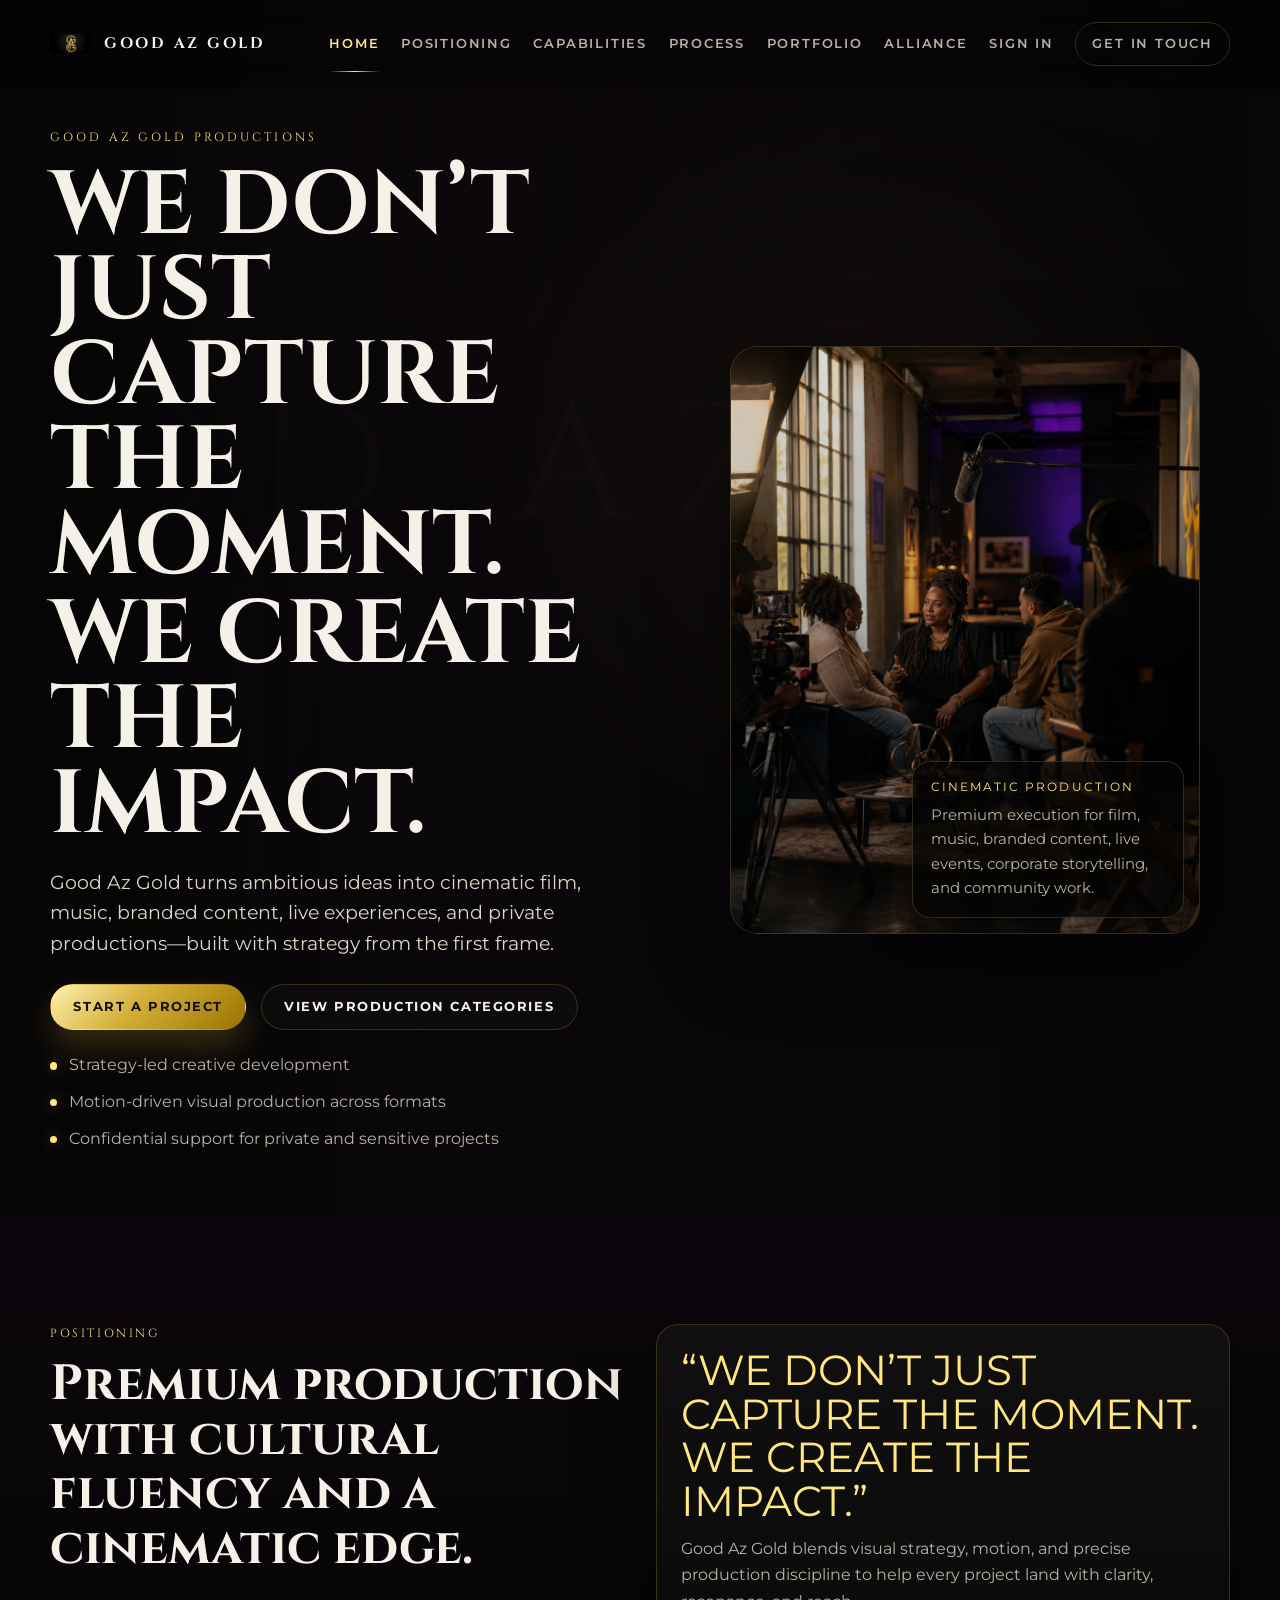
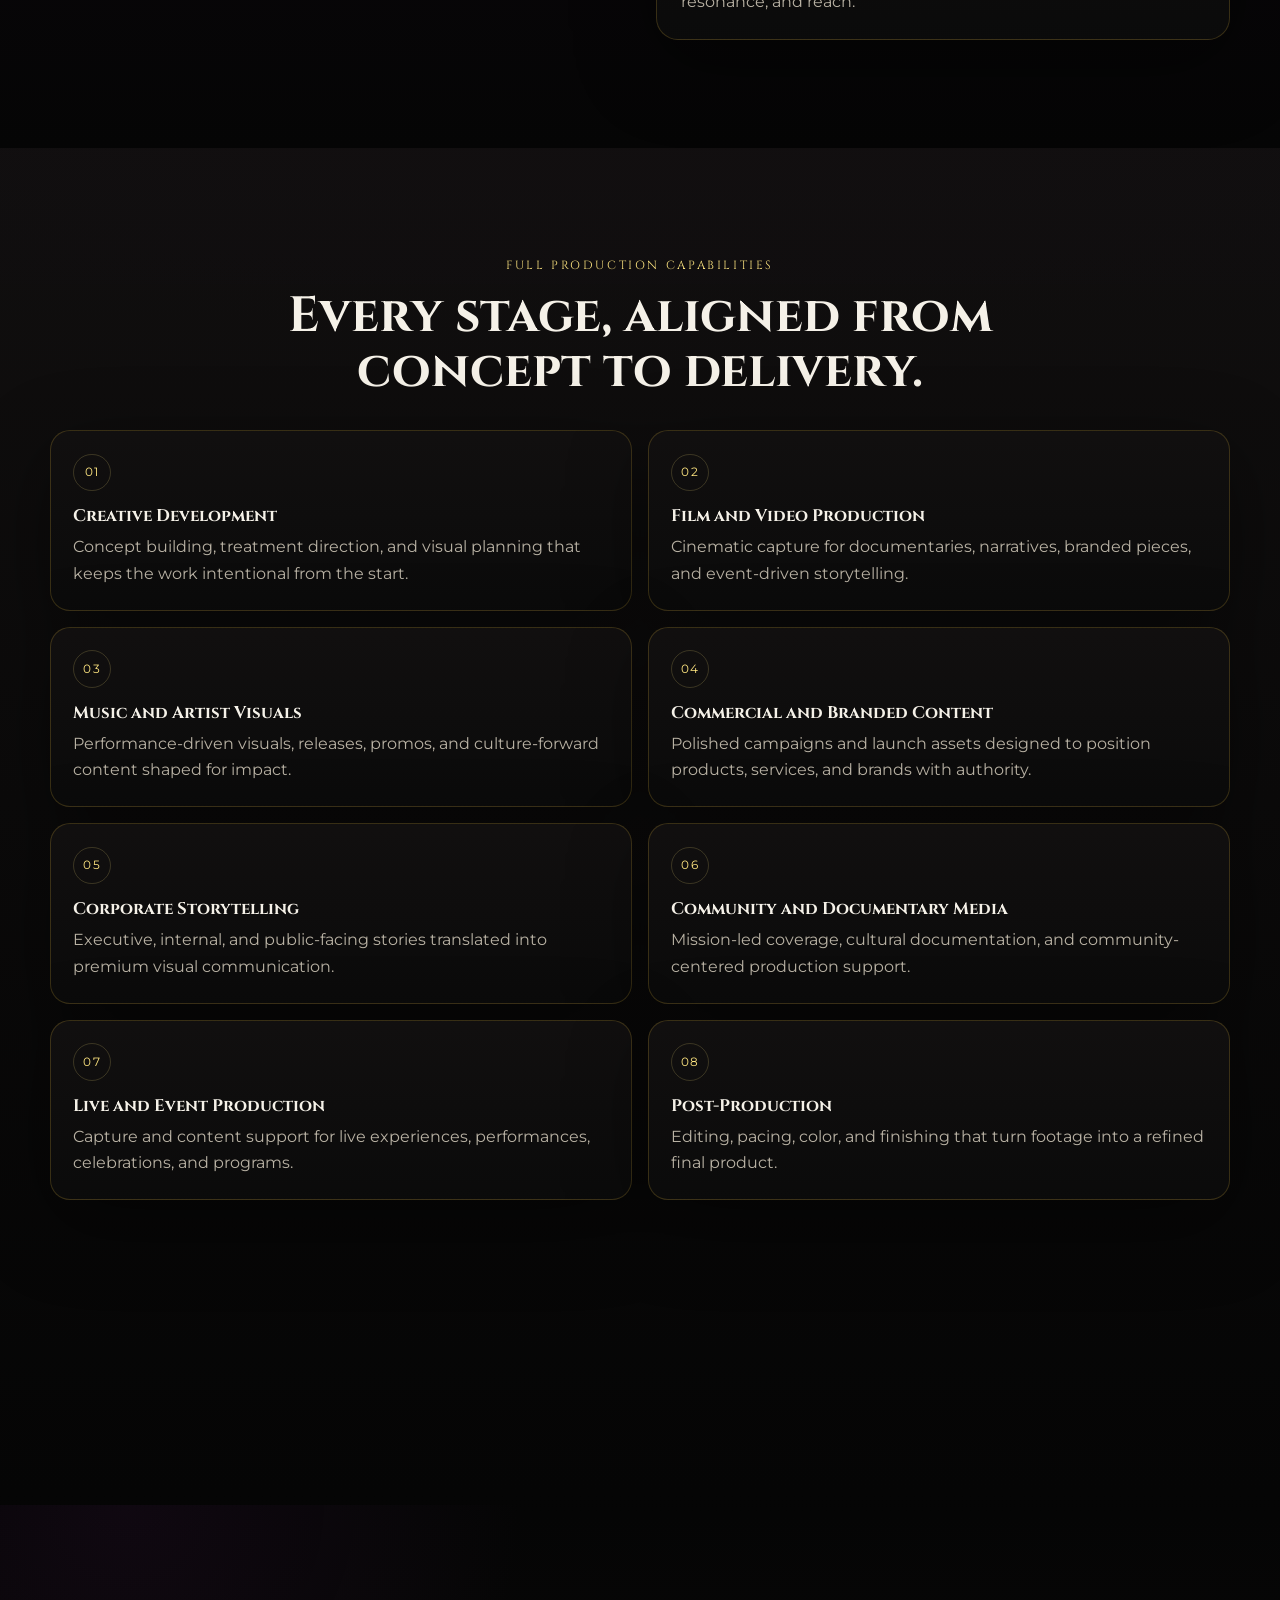
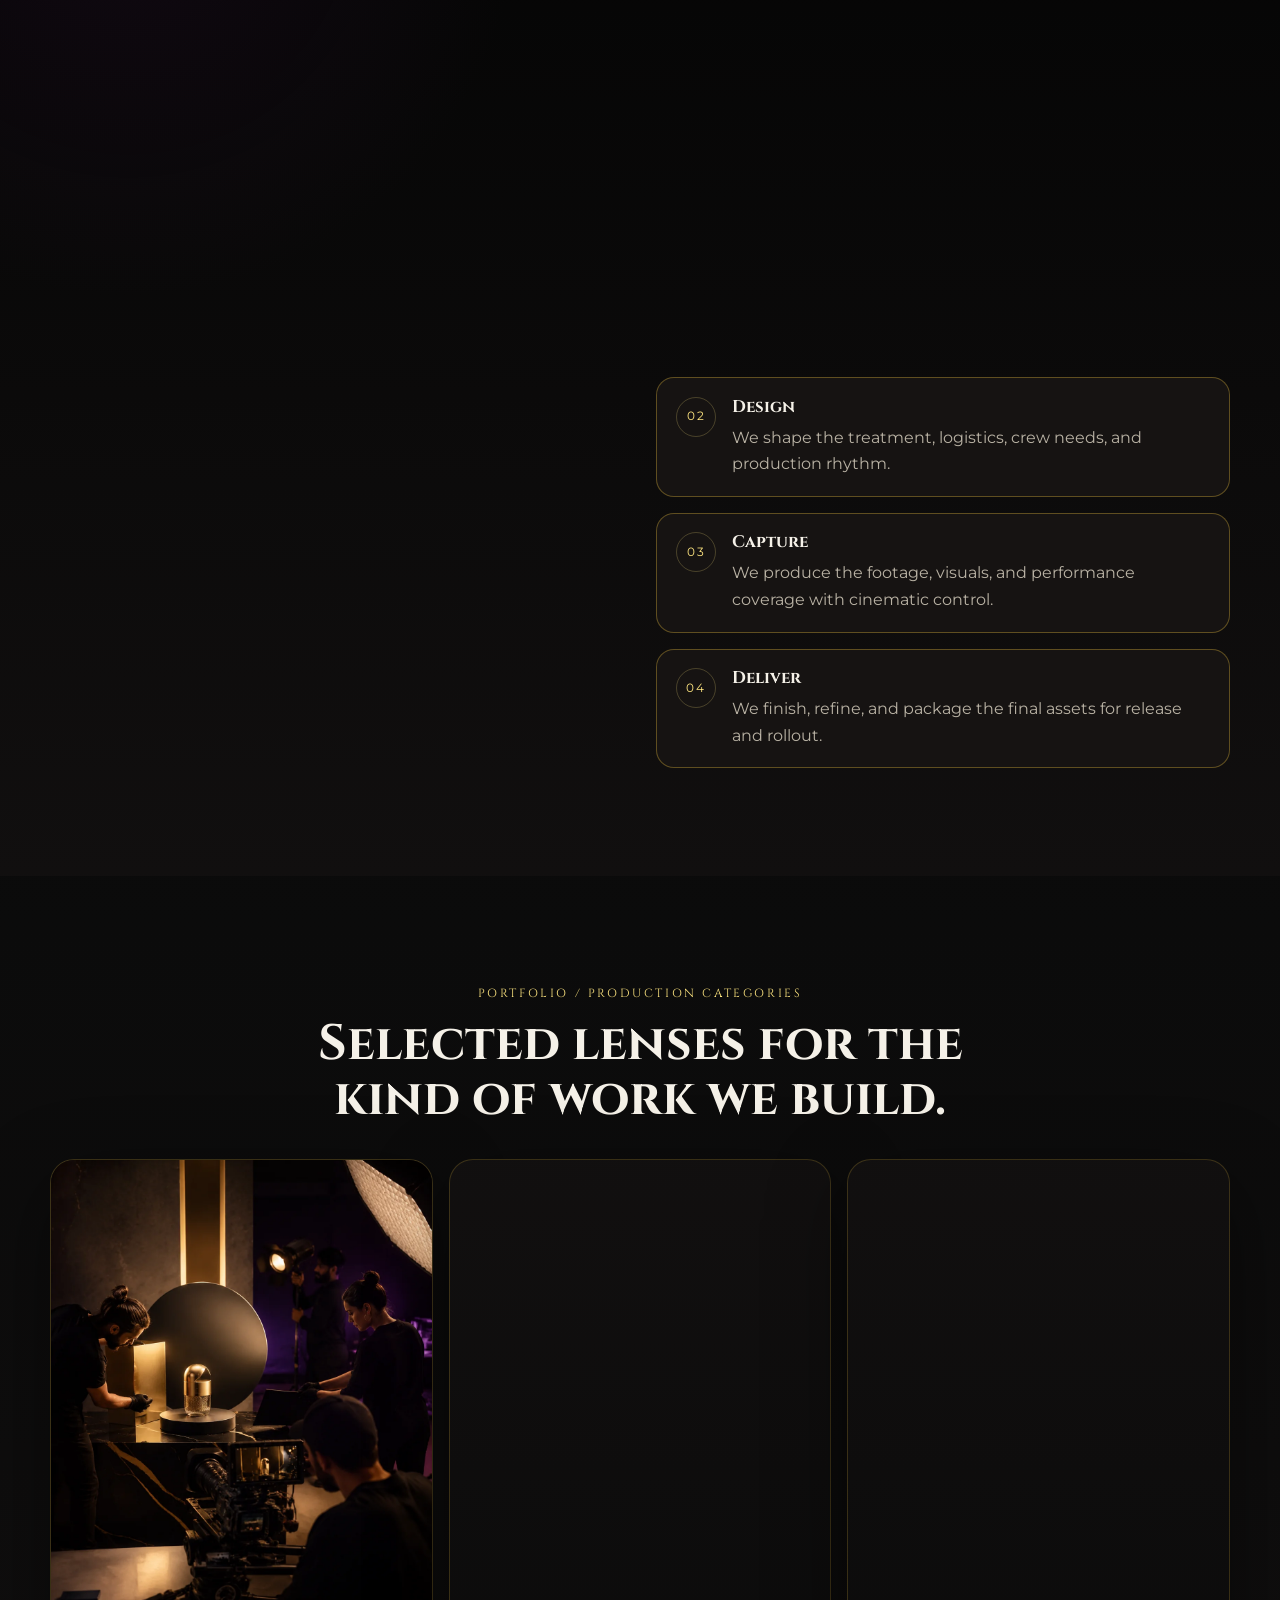
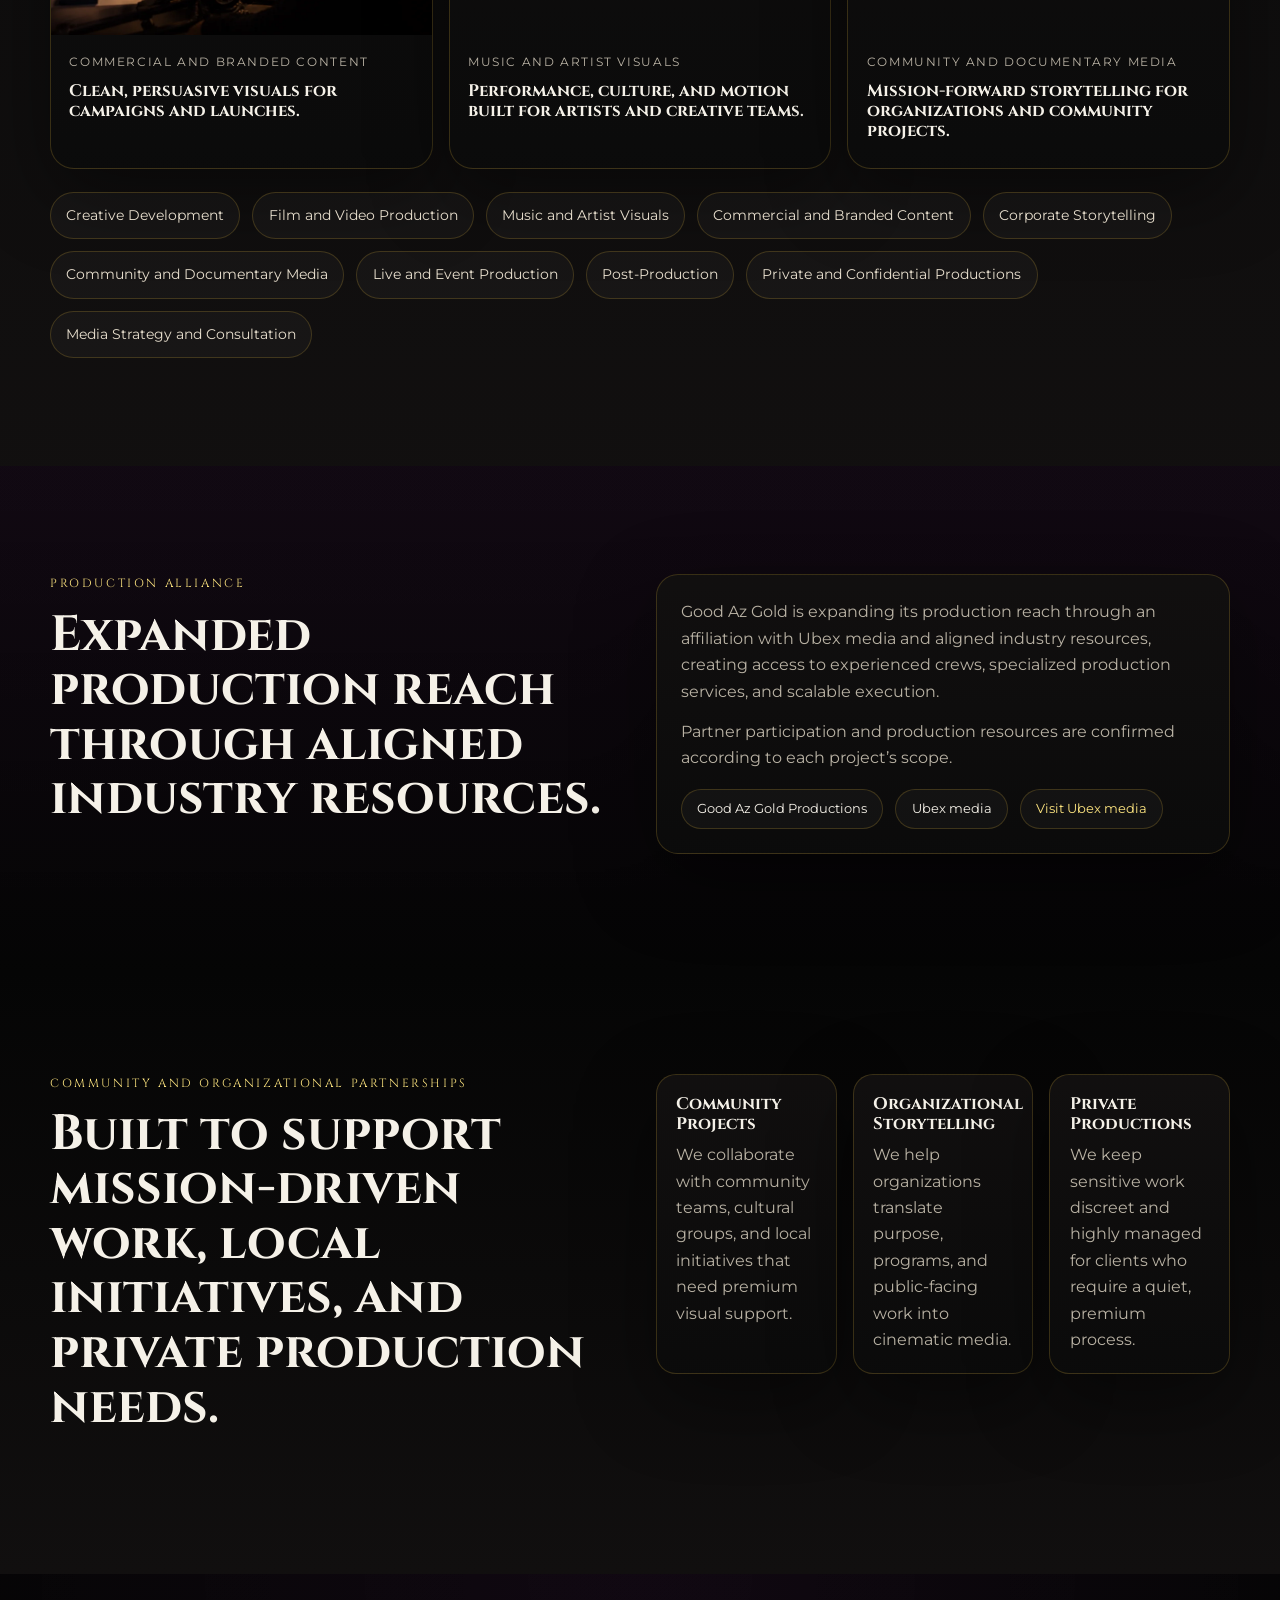
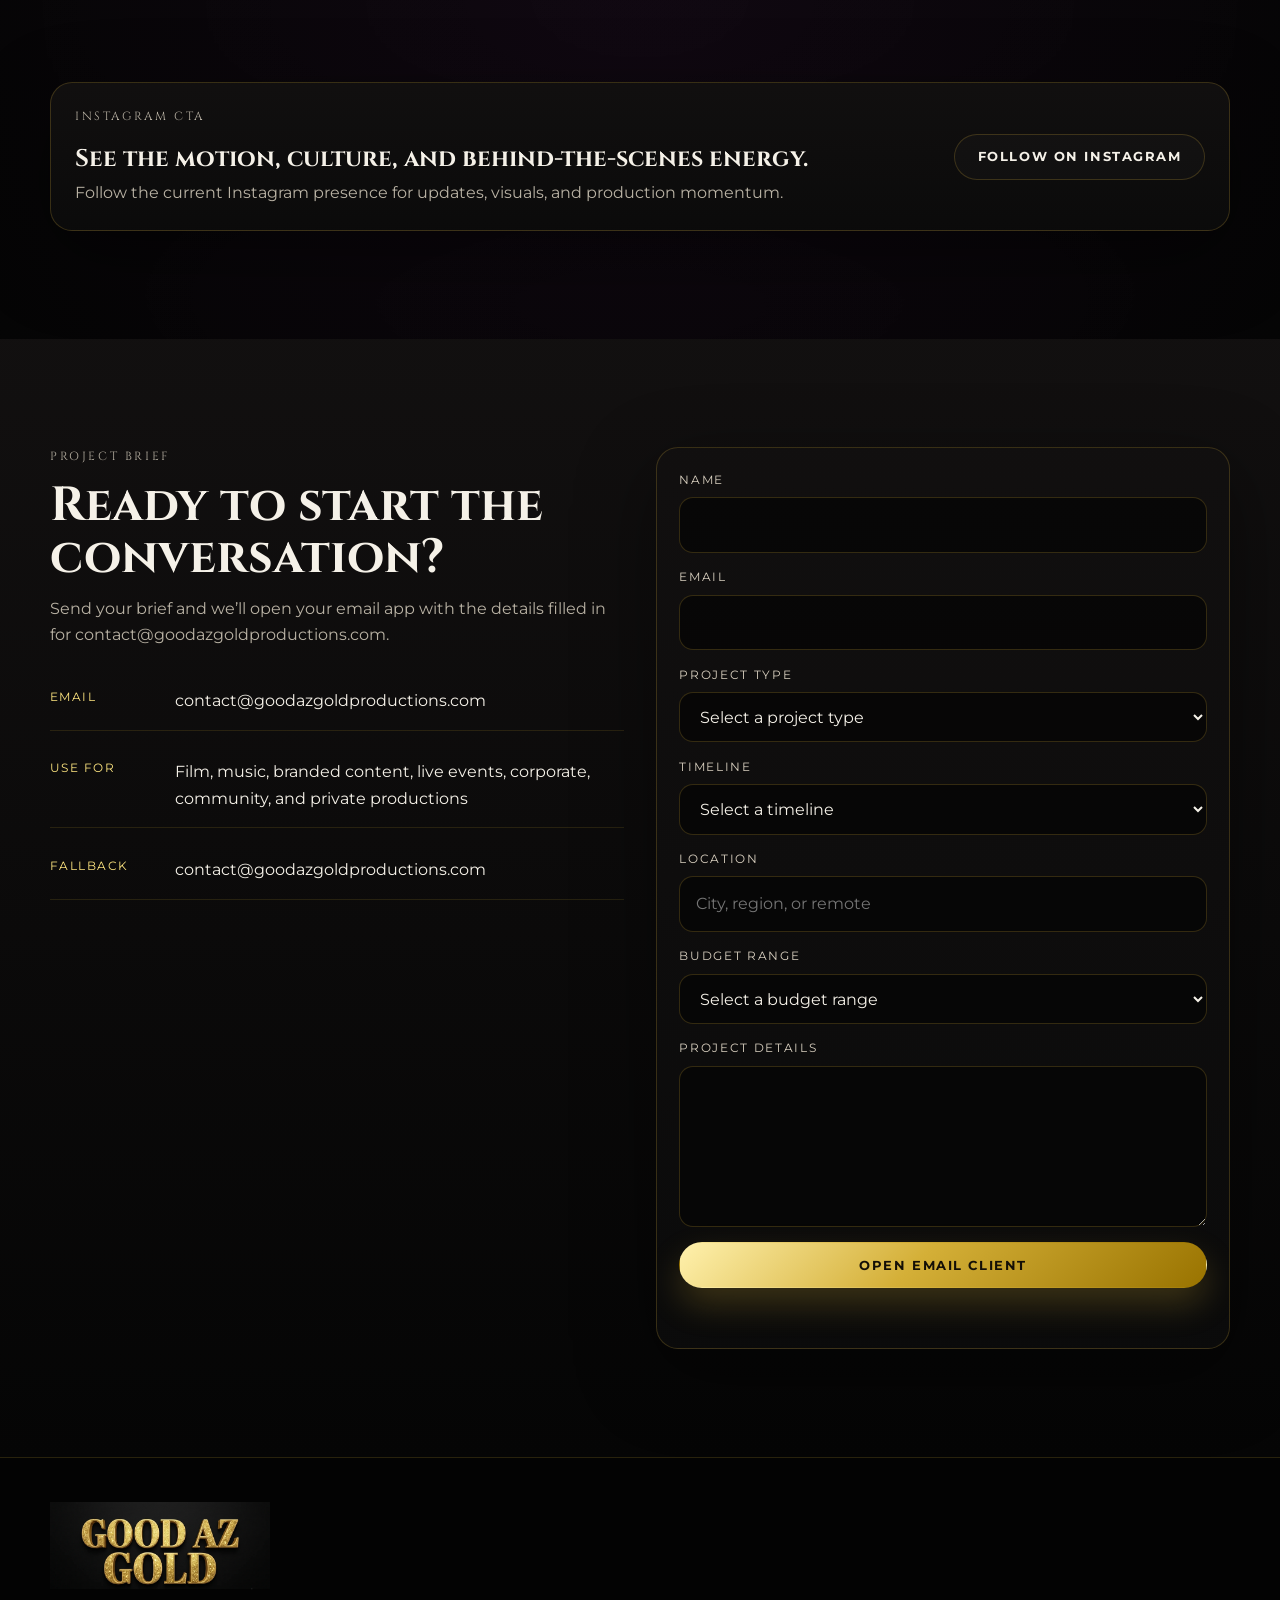
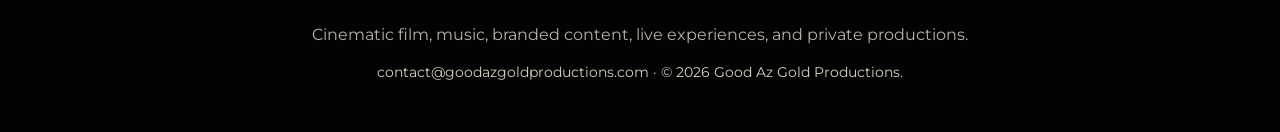
<file: index.html>
<!DOCTYPE html>
<html lang="en">
<head>
<meta charset="UTF-8">
<meta name="viewport" content="width=device-width, initial-scale=1.0">
<title>Good Az Gold Productions — Cinematic Film, Music &amp; Branded Content</title>
<meta name="description" content="Good Az Gold Productions creates cinematic film, music, branded content, live experiences, and private productions with strategy from the first frame.">
<meta property="og:title" content="Good Az Gold Productions">
<meta property="og:description" content="Cinematic film, music, branded content, live experiences, and private productions built with strategy from the first frame.">
<meta property="og:type" content="website">
<meta property="og:image" content="assets/social/gag-og-card.png">
<meta property="og:image:alt" content="Good Az Gold Productions social card">
<meta property="og:site_name" content="Good Az Gold Productions">
<meta name="twitter:card" content="summary_large_image">
<meta name="twitter:title" content="Good Az Gold Productions">
<meta name="twitter:description" content="Cinematic film, music, branded content, live experiences, and private productions built with strategy from the first frame.">
<meta name="twitter:image" content="assets/social/gag-og-card.png">
<meta name="twitter:image:alt" content="Good Az Gold Productions social card">
<link rel="preconnect" href="https://fonts.googleapis.com">
<link rel="preconnect" href="https://fonts.gstatic.com" crossorigin>
<link href="https://fonts.googleapis.com/css2?family=Cinzel:wght@600;700;900&family=Montserrat:wght@300;400;500;600;700&display=swap" rel="stylesheet">
<link rel="preload" as="image" href="assets/images/hero-production-set.webp">
<link rel="icon" type="image/png" href="assets/logo/symbol/gsa_logo.png">
<link rel="stylesheet" href="css/style.css">
</head>
<body>

<div class="bg-noise" aria-hidden="true"></div>
<div class="brand-watermark" aria-hidden="true" data-parallax="0.06">GOOD AZ GOLD</div>

<header class="site-header" id="siteHeader">
  <nav class="nav container" aria-label="Primary">
    <a href="#home" class="logo" aria-label="Good Az Gold Productions home">
      <img src="assets/logo/symbol/gsa_logo.png" alt="Good Az Gold symbol" class="logo-symbol" width="1454" height="720">
      <span class="logo-text">Good Az Gold</span>
    </a>
    <button class="nav-toggle" id="navToggle" aria-label="Toggle navigation" aria-controls="navLinks" aria-expanded="false">
      <span></span><span></span><span></span>
    </button>
    <ul class="nav-links" id="navLinks">
      <li><a href="#home" class="nav-link">Home</a></li>
      <li><a href="#positioning" class="nav-link">Positioning</a></li>
      <li><a href="#capabilities" class="nav-link">Capabilities</a></li>
      <li><a href="#process" class="nav-link">Process</a></li>
      <li><a href="#portfolio" class="nav-link">Portfolio</a></li>
      <li><a href="#alliances" class="nav-link">Alliance</a></li>
      <li><a href="/sign-in" class="nav-link">Sign In</a></li>
      <li><a href="#contact" class="btn-nav">Get In Touch</a></li>
    </ul>
  </nav>
</header>

<main>
  <section id="home" class="hero section-hero">
    <div class="hero-overlay" aria-hidden="true"></div>
    <div class="container hero-grid">
      <div class="hero-copy">
        <p class="eyebrow reveal">Good Az Gold Productions</p>
        <h1 class="hero-title reveal">
          <span class="hero-line">WE DON’T JUST CAPTURE THE MOMENT.</span>
          <span class="hero-line hero-line-accent">WE CREATE THE IMPACT.</span>
        </h1>
        <p class="hero-sub reveal">
          Good Az Gold turns ambitious ideas into cinematic film, music, branded content, live experiences, and private productions—built with strategy from the first frame.
        </p>
        <div class="hero-actions reveal">
          <a href="#contact" class="btn btn-primary">Start a Project</a>
          <a href="#portfolio" class="btn btn-ghost">View Production Categories</a>
        </div>
        <ul class="hero-points reveal" aria-label="Core value statements">
          <li>Strategy-led creative development</li>
          <li>Motion-driven visual production across formats</li>
          <li>Confidential support for private and sensitive projects</li>
        </ul>
      </div>

      <div class="hero-media reveal">
        <figure class="media-frame">
          <img
            src="assets/images/hero-production-set.webp"
            alt="Cinematic production set with lights, camera, and crew equipment"
            width="1122"
            height="1402"
            fetchpriority="high"
            decoding="async">
        </figure>
        <div class="hero-panel" data-parallax="0.03">
          <p class="hero-panel-label">Cinematic production</p>
          <p class="hero-panel-copy">Premium execution for film, music, branded content, live events, corporate storytelling, and community work.</p>
        </div>
      </div>
    </div>
  </section>

  <section id="positioning" class="positioning section">
    <div class="container positioning-grid">
      <div class="section-heading reveal">
        <p class="section-tag">Positioning</p>
        <h2>Premium production with cultural fluency and a cinematic edge.</h2>
      </div>
      <div class="statement-card reveal">
        <p class="statement-copy">“WE DON’T JUST CAPTURE THE MOMENT. WE CREATE THE IMPACT.”</p>
        <p class="statement-support">Good Az Gold blends visual strategy, motion, and precise production discipline to help every project land with clarity, resonance, and reach.</p>
      </div>
    </div>
  </section>

  <section id="capabilities" class="capabilities section">
    <div class="container">
      <div class="section-heading center reveal">
        <p class="section-tag">Full Production Capabilities</p>
        <h2>Every stage, aligned from concept to delivery.</h2>
      </div>
      <div class="capability-grid">
        <article class="capability-card reveal"><span>01</span><h3>Creative Development</h3><p>Concept building, treatment direction, and visual planning that keeps the work intentional from the start.</p></article>
        <article class="capability-card reveal"><span>02</span><h3>Film and Video Production</h3><p>Cinematic capture for documentaries, narratives, branded pieces, and event-driven storytelling.</p></article>
        <article class="capability-card reveal"><span>03</span><h3>Music and Artist Visuals</h3><p>Performance-driven visuals, releases, promos, and culture-forward content shaped for impact.</p></article>
        <article class="capability-card reveal"><span>04</span><h3>Commercial and Branded Content</h3><p>Polished campaigns and launch assets designed to position products, services, and brands with authority.</p></article>
        <article class="capability-card reveal"><span>05</span><h3>Corporate Storytelling</h3><p>Executive, internal, and public-facing stories translated into premium visual communication.</p></article>
        <article class="capability-card reveal"><span>06</span><h3>Community and Documentary Media</h3><p>Mission-led coverage, cultural documentation, and community-centered production support.</p></article>
        <article class="capability-card reveal"><span>07</span><h3>Live and Event Production</h3><p>Capture and content support for live experiences, performances, celebrations, and programs.</p></article>
        <article class="capability-card reveal"><span>08</span><h3>Post-Production</h3><p>Editing, pacing, color, and finishing that turn footage into a refined final product.</p></article>
        <article class="capability-card reveal"><span>09</span><h3>Private and Confidential Productions</h3><p>High-touch work for clients and projects that require discretion and premium handling.</p></article>
        <article class="capability-card reveal"><span>10</span><h3>Media Strategy and Consultation</h3><p>Planning support that aligns message, audience, and execution before production begins.</p></article>
      </div>
    </div>
  </section>

  <section id="process" class="process section">
    <div class="container process-grid">
      <div class="process-visual reveal">
        <figure class="process-image">
          <img
            src="assets/images/production-process-wide.webp"
            alt="Wide production scene showing crew, equipment, and set workflow"
            width="1915"
            height="821"
            loading="lazy"
            decoding="async">
        </figure>
      </div>
      <div class="process-copy">
        <div class="section-heading reveal">
          <p class="section-tag">Production Process</p>
          <h2>Clear phases. Strong momentum. No wasted motion.</h2>
        </div>
        <div class="process-steps">
          <article class="process-step reveal" data-step>
            <span class="process-step-number">01</span>
            <div>
              <h3>Discover</h3>
              <p>We define the brief, audience, outcome, and visual direction.</p>
            </div>
          </article>
          <article class="process-step reveal" data-step>
            <span class="process-step-number">02</span>
            <div>
              <h3>Design</h3>
              <p>We shape the treatment, logistics, crew needs, and production rhythm.</p>
            </div>
          </article>
          <article class="process-step reveal" data-step>
            <span class="process-step-number">03</span>
            <div>
              <h3>Capture</h3>
              <p>We produce the footage, visuals, and performance coverage with cinematic control.</p>
            </div>
          </article>
          <article class="process-step reveal" data-step>
            <span class="process-step-number">04</span>
            <div>
              <h3>Deliver</h3>
              <p>We finish, refine, and package the final assets for release and rollout.</p>
            </div>
          </article>
        </div>
      </div>
    </div>
  </section>

  <section id="portfolio" class="portfolio section">
    <div class="container">
      <div class="section-heading center reveal">
        <p class="section-tag">Portfolio / Production Categories</p>
        <h2>Selected lenses for the kind of work we build.</h2>
      </div>
      <div class="portfolio-grid">
        <article class="portfolio-card reveal">
          <figure class="portfolio-media">
            <img src="assets/images/brand-commercial.webp" alt="Commercial production setup for branded content" width="1122" height="1402" loading="lazy" decoding="async">
          </figure>
          <div class="portfolio-copy">
            <p class="portfolio-kicker">Commercial and branded content</p>
            <h3>Clean, persuasive visuals for campaigns and launches.</h3>
          </div>
        </article>
        <article class="portfolio-card reveal">
          <figure class="portfolio-media">
            <img src="assets/images/music-performance.webp" alt="Live music performance captured with stage lighting" width="1122" height="1402" loading="lazy" decoding="async">
          </figure>
          <div class="portfolio-copy">
            <p class="portfolio-kicker">Music and artist visuals</p>
            <h3>Performance, culture, and motion built for artists and creative teams.</h3>
          </div>
        </article>
        <article class="portfolio-card reveal">
          <figure class="portfolio-media">
            <img src="assets/images/community-documentary.webp" alt="Documentary-style community production scene" width="1122" height="1402" loading="lazy" decoding="async">
          </figure>
          <div class="portfolio-copy">
            <p class="portfolio-kicker">Community and documentary media</p>
            <h3>Mission-forward storytelling for organizations and community projects.</h3>
          </div>
        </article>
      </div>
      <ul class="category-cloud reveal" aria-label="Production categories">
        <li>Creative Development</li>
        <li>Film and Video Production</li>
        <li>Music and Artist Visuals</li>
        <li>Commercial and Branded Content</li>
        <li>Corporate Storytelling</li>
        <li>Community and Documentary Media</li>
        <li>Live and Event Production</li>
        <li>Post-Production</li>
        <li>Private and Confidential Productions</li>
        <li>Media Strategy and Consultation</li>
      </ul>
    </div>
  </section>

  <section id="alliances" class="alliances section">
    <div class="container alliance-grid">
      <div class="section-heading reveal">
        <p class="section-tag">Production Alliance</p>
        <h2>Expanded production reach through aligned industry resources.</h2>
      </div>
      <div class="alliance-card reveal">
        <p>Good Az Gold is expanding its production reach through an affiliation with Ubex media and aligned industry resources, creating access to experienced crews, specialized production services, and scalable execution.</p>
        <p class="alliance-note">Partner participation and production resources are confirmed according to each project’s scope.</p>
        <div class="alliance-links">
          <span>Good Az Gold Productions</span>
          <span>Ubex media</span>
          <a href="https://ubexmedia.net/" target="_blank" rel="noopener noreferrer">Visit Ubex media</a>
        </div>
      </div>
    </div>
  </section>

  <section id="partnerships" class="partnerships section">
    <div class="container partnerships-grid">
      <div class="section-heading reveal">
        <p class="section-tag">Community and Organizational Partnerships</p>
        <h2>Built to support mission-driven work, local initiatives, and private production needs.</h2>
      </div>
      <div class="partnership-cards">
        <article class="partnership-card reveal">
          <h3>Community Projects</h3>
          <p>We collaborate with community teams, cultural groups, and local initiatives that need premium visual support.</p>
        </article>
        <article class="partnership-card reveal">
          <h3>Organizational Storytelling</h3>
          <p>We help organizations translate purpose, programs, and public-facing work into cinematic media.</p>
        </article>
        <article class="partnership-card reveal">
          <h3>Private Productions</h3>
          <p>We keep sensitive work discreet and highly managed for clients who require a quiet, premium process.</p>
        </article>
      </div>
    </div>
  </section>

  <section id="social" class="social section">
    <div class="container social-card reveal">
      <div>
        <p class="section-tag">Instagram CTA</p>
        <h2>See the motion, culture, and behind-the-scenes energy.</h2>
        <p>Follow the current Instagram presence for updates, visuals, and production momentum.</p>
      </div>
      <a class="btn btn-ghost social-link" href="https://www.instagram.com/goodasgoldsports/" target="_blank" rel="noopener noreferrer">Follow on Instagram</a>
    </div>
  </section>

  <section id="contact" class="contact section">
    <div class="container contact-grid">
      <div class="contact-copy reveal">
        <p class="section-tag">Project Brief</p>
        <h2>Ready to start the conversation?</h2>
        <p>Send your brief and we’ll open your email app with the details filled in for contact@goodazgoldproductions.com.</p>
        <ul class="contact-list">
          <li><span class="label">Email</span> <a href="mailto:contact@goodazgoldproductions.com">contact@goodazgoldproductions.com</a></li>
          <li><span class="label">Use For</span> Film, music, branded content, live events, corporate, community, and private productions</li>
          <li><span class="label">Fallback</span> <a href="mailto:contact@goodazgoldproductions.com">contact@goodazgoldproductions.com</a></li>
        </ul>
      </div>
      <form class="contact-form reveal" id="contactForm" novalidate>
        <div class="form-row">
          <label for="name">Name</label>
          <input type="text" id="name" name="name" required autocomplete="name">
        </div>
        <div class="form-row">
          <label for="email">Email</label>
          <input type="email" id="email" name="email" required autocomplete="email">
        </div>
        <div class="form-row">
          <label for="projectType">Project Type</label>
          <select id="projectType" name="projectType" required>
            <option value="" selected disabled>Select a project type</option>
            <option>Creative Development</option>
            <option>Film and Video Production</option>
            <option>Music and Artist Visuals</option>
            <option>Commercial and Branded Content</option>
            <option>Corporate Storytelling</option>
            <option>Community and Documentary Media</option>
            <option>Live and Event Production</option>
            <option>Post-Production</option>
            <option>Private and Confidential Productions</option>
            <option>Media Strategy and Consultation</option>
          </select>
        </div>
        <div class="form-row">
          <label for="timeline">Timeline</label>
          <select id="timeline" name="timeline" required>
            <option value="" selected disabled>Select a timeline</option>
            <option>ASAP</option>
            <option>Within 1-3 months</option>
            <option>Within 3-6 months</option>
            <option>Flexible</option>
            <option>Not sure yet</option>
          </select>
        </div>
        <div class="form-row">
          <label for="location">Location</label>
          <input type="text" id="location" name="location" required placeholder="City, region, or remote">
        </div>
        <div class="form-row">
          <label for="budget">Budget Range</label>
          <select id="budget" name="budget" required>
            <option value="" selected disabled>Select a budget range</option>
            <option>Under $5K</option>
            <option>$5K-$15K</option>
            <option>$15K-$50K</option>
            <option>$50K+</option>
            <option>To be discussed</option>
          </select>
        </div>
        <div class="form-row">
          <label for="message">Project Details</label>
          <textarea id="message" name="message" rows="5" required></textarea>
        </div>
        <button type="submit" class="btn btn-primary full">Open Email Client</button>
        <p class="form-note" id="formNote" role="status" aria-live="polite"></p>
      </form>
    </div>
  </section>
</main>

<footer class="site-footer">
  <div class="container footer-inner">
    <a href="#home" class="footer-logo-link" aria-label="Good Az Gold Productions home">
      <img src="assets/logo/symbol/good_az_gold.png" alt="Good Az Gold wordmark" class="footer-wordmark" width="1454" height="720">
    </a>
    <p class="footer-tagline">Cinematic film, music, branded content, live experiences, and private productions.</p>
    <p class="footer-copy"><a href="mailto:contact@goodazgoldproductions.com">contact@goodazgoldproductions.com</a> · &copy; <span id="year"></span> Good Az Gold Productions.</p>
  </div>
</footer>

<script src="js/script.js"></script>
</body>
</html>
</file>
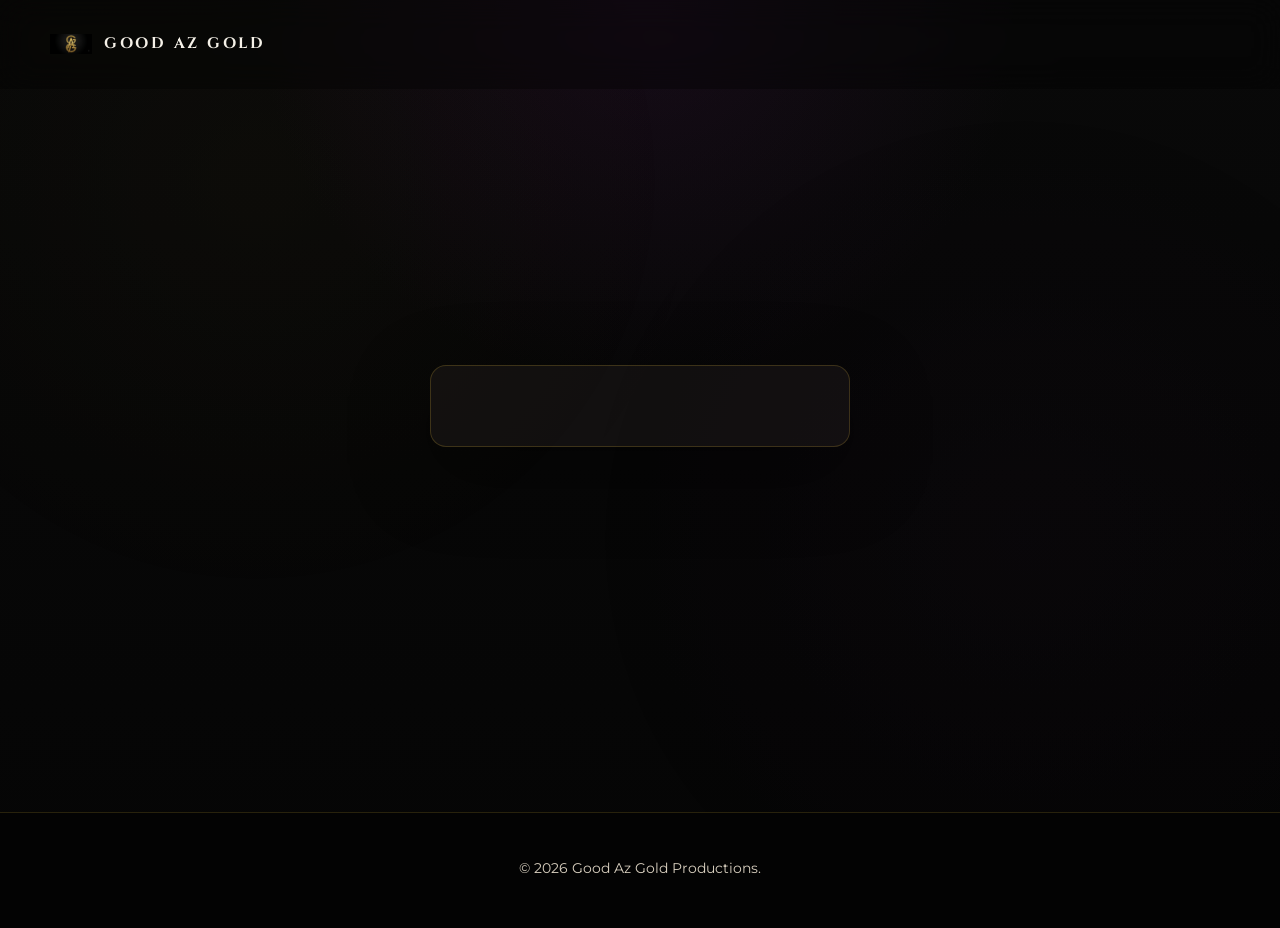
<file: sign-in.html>
<!DOCTYPE html>
<html lang="en">
<head>
<meta charset="UTF-8">
<meta name="viewport" content="width=device-width, initial-scale=1.0">
<title>Sign In — Good Az Gold Productions</title>
<meta name="robots" content="noindex">
<link rel="preconnect" href="https://fonts.googleapis.com">
<link rel="preconnect" href="https://fonts.gstatic.com" crossorigin>
<link href="https://fonts.googleapis.com/css2?family=Cinzel:wght@600;700;900&family=Montserrat:wght@300;400;500;600;700&display=swap" rel="stylesheet">
<link rel="icon" type="image/png" href="assets/logo/symbol/gsa_logo.png">
<link rel="stylesheet" href="css/style.css">
<style>
  .auth-section {
    min-height: calc(100vh - var(--header-h));
    display: flex;
    align-items: center;
    justify-content: center;
    padding: 4rem 0;
  }
  .auth-card {
    width: min(100% - 2rem, 420px);
    margin: 0 auto;
    background: var(--surface);
    border: 1px solid var(--border);
    border-radius: 16px;
    padding: 2.5rem 2rem;
    box-shadow: var(--shadow);
  }
  #sign-in { display: flex; justify-content: center; }
</style>
</head>
<body>

<div class="bg-noise" aria-hidden="true"></div>

<header class="site-header" id="siteHeader">
  <nav class="nav container" aria-label="Primary">
    <a href="/" class="logo" aria-label="Good Az Gold Productions home">
      <img src="assets/logo/symbol/gsa_logo.png" alt="Good Az Gold symbol" class="logo-symbol" width="1454" height="720">
      <span class="logo-text">Good Az Gold</span>
    </a>
  </nav>
</header>

<main>
  <section class="auth-section">
    <div class="auth-card">
      <div id="sign-in"></div>
    </div>
  </section>
</main>

<footer class="site-footer">
  <div class="container footer-inner">
    <p class="footer-copy">&copy; <span id="year"></span> Good Az Gold Productions.</p>
  </div>
</footer>

<script>
  document.getElementById('year').textContent = new Date().getFullYear();
</script>

<!-- Clerk publishable key is public by design and safe to expose client-side. -->
<script
  async
  crossorigin="anonymous"
  data-clerk-publishable-key="pk_live_Y2xlcmsuZ29vZGF6Z29sZHByb2R1Y3Rpb25zLmNvbSQ"
  src="https://clerk.goodazgoldproductions.com/npm/@clerk/clerk-js@latest/dist/clerk.browser.js"
  type="text/javascript"
></script>
<script>
  window.addEventListener('load', async function () {
    await window.Clerk.load();
    if (window.Clerk.user) {
      window.location.href = '/';
      return;
    }
    window.Clerk.mountSignIn(document.getElementById('sign-in'));
  });
</script>
</body>
</html>
</file>
<file: css/style.css>
/* Good Az Gold Productions */
:root {
  --black: #050505;
  --black-2: #0b0b0b;
  --surface: #121010;
  --surface-2: #181513;
  --gold: #d4af37;
  --gold-soft: #ffe680;
  --gold-deep: #997300;
  --purple: #3a1440;
  --purple-soft: rgba(58, 20, 64, 0.55);
  --border: rgba(212, 175, 55, 0.22);
  --border-strong: rgba(212, 175, 55, 0.38);
  --text: #f5f1e8;
  --muted: #b9b2a4;
  --container: 1180px;
  --header-h: 88px;
  --shadow: 0 24px 80px rgba(0, 0, 0, 0.45);
  --ease-out: cubic-bezier(0.2, 0.8, 0.2, 1);
}

*,
*::before,
*::after { box-sizing: border-box; }

html {
  scroll-behavior: smooth;
  background: var(--black);
}

body {
  margin: 0;
  color: var(--text);
  background:
    radial-gradient(circle at top, rgba(58, 20, 64, 0.28), transparent 34%),
    linear-gradient(180deg, #090909 0%, #050505 100%);
  font-family: 'Montserrat', sans-serif;
  line-height: 1.65;
  overflow-x: clip;
  -webkit-font-smoothing: antialiased;
}

body, a, button, input, select, textarea {
  -webkit-tap-highlight-color: transparent;
}

h1, h2, h3, .logo, .brand-watermark, .section-tag, .eyebrow {
  font-family: 'Cinzel', serif;
}

h1, h2, h3, p { margin: 0; }

a {
  color: inherit;
  text-decoration: none;
}

img {
  display: block;
  max-width: 100%;
}

button, input, select, textarea {
  font: inherit;
}

:focus-visible {
  outline: 2px solid var(--gold-soft);
  outline-offset: 3px;
}

.container {
  width: min(100% - 2rem, var(--container));
  margin: 0 auto;
}

.section {
  position: relative;
  padding: 6.75rem 0;
}

.section-heading {
  max-width: 720px;
  margin-bottom: 2rem;
}

.section-heading.center {
  margin-left: auto;
  margin-right: auto;
  text-align: center;
}

.section-heading h2 {
  font-size: clamp(2rem, 4vw, 3.1rem);
  line-height: 1.1;
}

.section-tag {
  margin-bottom: 0.85rem;
  text-transform: uppercase;
  letter-spacing: 0.22em;
  font-size: 0.74rem;
  color: var(--gold-soft);
}

.gold-text-gradient {
  background: linear-gradient(135deg, #fff1ad 0%, #d4af37 42%, #b38f24 72%, #997300 100%);
  -webkit-background-clip: text;
  background-clip: text;
  -webkit-text-fill-color: transparent;
  color: var(--gold);
}

.bg-noise {
  position: fixed;
  inset: 0;
  z-index: 0;
  pointer-events: none;
  opacity: 0.5;
  background-image:
    radial-gradient(circle at 20% 20%, rgba(212, 175, 55, 0.05), transparent 36%),
    radial-gradient(circle at 80% 60%, rgba(58, 20, 64, 0.12), transparent 38%);
}

.brand-watermark {
  position: fixed;
  left: 50%;
  top: 52%;
  z-index: 0;
  transform: translate3d(-50%, calc(-50% + var(--parallax-y, 0px)), 0);
  font-size: clamp(4rem, 13vw, 12rem);
  letter-spacing: 0.24em;
  color: rgba(255, 230, 128, 0.045);
  pointer-events: none;
  white-space: nowrap;
}

.site-header {
  position: fixed;
  inset: 0 0 auto;
  z-index: 50;
  background: rgba(5, 5, 5, 0.38);
  border-bottom: 1px solid transparent;
  transition: background 220ms ease, border-color 220ms ease, box-shadow 220ms ease;
  backdrop-filter: blur(16px);
  -webkit-backdrop-filter: blur(16px);
}

.site-header.scrolled {
  background: rgba(5, 5, 5, 0.86);
  border-bottom-color: var(--border);
  box-shadow: 0 12px 40px rgba(0, 0, 0, 0.32);
}

.nav {
  min-height: var(--header-h);
  display: flex;
  align-items: center;
  justify-content: space-between;
  gap: 1rem;
}

.logo {
  display: inline-flex;
  align-items: center;
  gap: 0.75rem;
  font-weight: 700;
  letter-spacing: 0.08em;
}

.logo-symbol {
  width: 42px;
  height: auto;
  flex: 0 0 auto;
}

.logo-text {
  font-size: 0.95rem;
  text-transform: uppercase;
  letter-spacing: 0.18em;
}

.nav-links {
  display: flex;
  align-items: center;
  gap: 1.35rem;
  margin: 0;
  padding: 0;
  list-style: none;
}

.nav-link,
.btn-nav {
  position: relative;
  display: inline-flex;
  align-items: center;
  min-height: 44px;
  font-size: 0.8rem;
  font-weight: 600;
  letter-spacing: 0.14em;
  text-transform: uppercase;
  color: var(--muted);
  transition: color 180ms ease, transform 180ms ease;
}

.nav-link::after {
  content: '';
  position: absolute;
  left: 0;
  right: 0;
  bottom: -0.35rem;
  height: 1px;
  background: linear-gradient(90deg, transparent, var(--gold-soft), transparent);
  transform: scaleX(0);
  transform-origin: center;
  transition: transform 180ms ease;
}

.nav-link:hover,
.nav-link.active,
.btn-nav:hover {
  color: var(--gold-soft);
}

.nav-link:hover::after,
.nav-link.active::after {
  transform: scaleX(1);
}

.btn-nav {
  padding: 0 1rem;
  border: 1px solid var(--border);
  border-radius: 999px;
}

.nav-toggle {
  display: none;
  width: 44px;
  height: 44px;
  padding: 0;
  border: 1px solid var(--border);
  border-radius: 50%;
  background: rgba(18, 16, 16, 0.7);
  cursor: pointer;
}

.nav-toggle span {
  display: block;
  width: 18px;
  height: 2px;
  margin: 3px auto;
  background: var(--gold-soft);
}

.section-hero {
  position: relative;
  min-height: 100svh;
  display: flex;
  align-items: center;
  padding-top: var(--header-h);
  overflow: hidden;
}

.hero-overlay {
  position: absolute;
  inset: 0;
  z-index: 1;
  background:
    linear-gradient(90deg, rgba(5, 5, 5, 0.95) 0%, rgba(5, 5, 5, 0.62) 38%, rgba(5, 5, 5, 0.78) 100%),
    radial-gradient(circle at 68% 38%, rgba(212, 175, 55, 0.16), transparent 34%);
}

.hero-grid {
  position: relative;
  z-index: 2;
  display: grid;
  grid-template-columns: minmax(0, 1.05fr) minmax(320px, 0.95fr);
  gap: clamp(1.75rem, 5vw, 4rem);
  align-items: center;
  padding: 2.5rem 0 4rem;
}

.hero-copy {
  max-width: 42rem;
}

.eyebrow {
  margin-bottom: 1rem;
  text-transform: uppercase;
  letter-spacing: 0.26em;
  font-size: 0.75rem;
  color: var(--gold-soft);
}

.hero-title {
  margin-bottom: 1.25rem;
  font-size: clamp(2.5rem, 7vw, 5.6rem);
  line-height: 0.95;
  text-wrap: balance;
}

.hero-line {
  display: block;
}

.hero-line-accent {
  margin-top: 0.2rem;
}

.hero-sub {
  max-width: 34rem;
  margin-bottom: 1.5rem;
  font-size: clamp(1rem, 1.45vw, 1.18rem);
  color: #ddd5c6;
}

.hero-actions {
  display: flex;
  flex-wrap: wrap;
  gap: 0.9rem;
  margin-bottom: 1.4rem;
}

.btn {
  display: inline-flex;
  align-items: center;
  justify-content: center;
  min-height: 46px;
  padding: 0 1.4rem;
  border-radius: 999px;
  border: 1px solid transparent;
  font-size: 0.82rem;
  font-weight: 700;
  letter-spacing: 0.12em;
  text-transform: uppercase;
  transition: transform 180ms ease, box-shadow 180ms ease, border-color 180ms ease, background 180ms ease;
}

.btn:hover {
  transform: translateY(-2px);
}

.btn-primary {
  background: linear-gradient(135deg, #fff1ad 0%, #d4af37 45%, #997300 100%);
  color: #140f06;
  box-shadow: 0 16px 34px rgba(212, 175, 55, 0.24);
}

.btn-ghost {
  border-color: var(--border);
  color: var(--text);
  background: rgba(255, 255, 255, 0.02);
}

.hero-points {
  display: grid;
  gap: 0.65rem;
  margin: 0;
  padding: 0;
  list-style: none;
  color: var(--muted);
}

.hero-points li {
  position: relative;
  padding-left: 1.2rem;
}

.hero-points li::before {
  content: '';
  position: absolute;
  left: 0;
  top: 0.64rem;
  width: 0.45rem;
  height: 0.45rem;
  border-radius: 50%;
  background: var(--gold-soft);
  box-shadow: 0 0 16px rgba(255, 230, 128, 0.42);
}

.hero-media {
  position: relative;
  justify-self: center;
  width: min(100%, 470px);
}

.media-frame {
  position: relative;
  margin: 0;
  border-radius: 28px;
  overflow: hidden;
  border: 1px solid rgba(255, 230, 128, 0.18);
  box-shadow: var(--shadow);
  background: linear-gradient(180deg, rgba(18, 16, 16, 0.8), rgba(5, 5, 5, 0.92));
  aspect-ratio: 1122 / 1402;
}

.media-frame::before {
  content: '';
  position: absolute;
  inset: 0;
  z-index: 1;
  background: linear-gradient(180deg, rgba(5, 5, 5, 0.12) 0%, rgba(5, 5, 5, 0.46) 100%);
}

.media-frame img {
  width: 100%;
  height: 100%;
  object-fit: cover;
  object-position: center 20%;
  transform: scale(1.03);
  animation: heroZoom 18s var(--ease-out) infinite alternate;
  will-change: transform;
}

.hero-panel {
  position: absolute;
  right: 1rem;
  bottom: 1rem;
  z-index: 2;
  max-width: 17rem;
  padding: 1rem 1.1rem;
  border-radius: 18px;
  border: 1px solid rgba(255, 230, 128, 0.16);
  background: rgba(5, 5, 5, 0.78);
  box-shadow: 0 16px 40px rgba(0, 0, 0, 0.35);
  transform: translate3d(0, var(--parallax-y, 0px), 0);
}

.hero-panel-label {
  margin-bottom: 0.35rem;
  text-transform: uppercase;
  letter-spacing: 0.18em;
  font-size: 0.72rem;
  color: var(--gold-soft);
}

.hero-panel-copy {
  font-size: 0.93rem;
  color: var(--muted);
}

@keyframes heroZoom {
  from { transform: scale(1.03); }
  to { transform: scale(1.11); }
}

.positioning {
  background:
    linear-gradient(180deg, rgba(58, 20, 64, 0.12), rgba(5, 5, 5, 0.02)),
    var(--black);
}

.positioning-grid,
.process-grid,
.alliance-grid,
.partnerships-grid,
.contact-grid {
  display: grid;
  grid-template-columns: repeat(2, minmax(0, 1fr));
  gap: 2rem;
  align-items: start;
}

.statement-card,
.alliance-card,
.social-card,
.partnership-card,
.contact-form,
.capability-card {
  position: relative;
  overflow: hidden;
  border: 1px solid var(--border);
  background: linear-gradient(180deg, rgba(18, 16, 16, 0.95), rgba(11, 11, 11, 0.97));
  box-shadow: var(--shadow);
}

.statement-card,
.alliance-card,
.social-card {
  padding: 1.5rem;
  border-radius: 22px;
}

.statement-card::after,
.capability-card::after,
.portfolio-card::after,
.partnership-card::after {
  content: '';
  position: absolute;
  inset: 0;
  background: linear-gradient(120deg, transparent 40%, rgba(255, 230, 128, 0.12) 50%, transparent 60%);
  transform: translateX(-130%);
  transition: transform 700ms var(--ease-out);
  pointer-events: none;
}

.statement-card:hover::after,
.capability-card:hover::after,
.portfolio-card:hover::after,
.partnership-card:hover::after {
  transform: translateX(130%);
}

.statement-copy {
  margin-bottom: 0.75rem;
  font-size: clamp(1.6rem, 4vw, 2.6rem);
  line-height: 1.05;
  color: var(--gold-soft);
}

.statement-support {
  color: var(--muted);
}

.capabilities {
  background: linear-gradient(180deg, rgba(18, 16, 16, 0.92), rgba(5, 5, 5, 0.98));
}

.capability-grid {
  display: grid;
  grid-template-columns: repeat(2, minmax(0, 1fr));
  gap: 1rem;
}

.capability-card {
  padding: 1.4rem;
  border-radius: 20px;
  min-height: 10.5rem;
  transition: transform 220ms ease, border-color 220ms ease, box-shadow 220ms ease;
}

.capability-card:hover {
  transform: translateY(-4px);
  border-color: var(--border-strong);
  box-shadow: 0 18px 42px rgba(0, 0, 0, 0.42);
}

.capability-card span {
  display: inline-flex;
  align-items: center;
  justify-content: center;
  min-width: 2.35rem;
  height: 2.35rem;
  margin-bottom: 0.95rem;
  border-radius: 999px;
  border: 1px solid rgba(255, 230, 128, 0.18);
  color: var(--gold-soft);
  font-size: 0.76rem;
  letter-spacing: 0.12em;
}

.capability-card h3,
.process-step h3,
.portfolio-copy h3,
.partnership-card h3 {
  margin-bottom: 0.5rem;
  font-size: 1.05rem;
  line-height: 1.2;
}

.capability-card p,
.process-step p,
.portfolio-copy p,
.alliance-card p,
.partnership-card p,
.social-card p,
.contact-copy p {
  color: var(--muted);
}

.process {
  background:
    radial-gradient(circle at 10% 0%, rgba(58, 20, 64, 0.2), transparent 26%),
    linear-gradient(180deg, rgba(5, 5, 5, 0.98), rgba(18, 16, 16, 0.94));
}

.process-visual {
  position: relative;
}

.process-image {
  margin: 0;
  border-radius: 24px;
  overflow: hidden;
  border: 1px solid var(--border);
  box-shadow: var(--shadow);
}

.process-image img {
  width: 100%;
  height: 100%;
  object-fit: cover;
  object-position: center center;
}

.process-steps {
  display: grid;
  gap: 1rem;
}

.process-step {
  display: grid;
  grid-template-columns: auto 1fr;
  gap: 1rem;
  align-items: start;
  padding: 1.15rem 1.2rem;
  border-radius: 18px;
  border: 1px solid var(--border);
  background: rgba(18, 16, 16, 0.86);
  transition: transform 220ms ease, border-color 220ms ease, background 220ms ease;
}

.process-step.is-active,
.process-step:hover {
  transform: translateX(6px);
  border-color: var(--border-strong);
  background: rgba(24, 21, 19, 0.95);
}

.process-step-number {
  display: inline-flex;
  align-items: center;
  justify-content: center;
  width: 2.5rem;
  height: 2.5rem;
  border-radius: 50%;
  border: 1px solid rgba(255, 230, 128, 0.22);
  color: var(--gold-soft);
  font-size: 0.78rem;
  letter-spacing: 0.14em;
}

.portfolio {
  background: linear-gradient(180deg, rgba(11, 11, 11, 0.98), rgba(18, 16, 16, 0.96));
}

.portfolio-grid {
  display: grid;
  grid-template-columns: repeat(3, minmax(0, 1fr));
  gap: 1rem;
}

.portfolio-card {
  overflow: hidden;
  border-radius: 24px;
  border: 1px solid var(--border);
  background: linear-gradient(180deg, rgba(18, 16, 16, 0.96), rgba(11, 11, 11, 0.98));
  box-shadow: var(--shadow);
  transition: transform 220ms ease, border-color 220ms ease;
}

.portfolio-card:hover {
  transform: translateY(-5px);
  border-color: var(--border-strong);
}

.portfolio-media {
  margin: 0;
  aspect-ratio: 1122 / 1402;
  overflow: hidden;
}

.portfolio-media img {
  width: 100%;
  height: 100%;
  object-fit: cover;
  object-position: center center;
  transform: scale(1.02);
  transition: transform 360ms var(--ease-out);
}

.portfolio-card:hover .portfolio-media img {
  transform: scale(1.08);
}

.portfolio-copy {
  padding: 1.1rem 1.15rem 1.2rem;
}

.portfolio-kicker {
  margin-bottom: 0.55rem;
  text-transform: uppercase;
  letter-spacing: 0.14em;
  font-size: 0.72rem;
  color: var(--gold-soft);
}

.category-cloud {
  display: flex;
  flex-wrap: wrap;
  gap: 0.75rem;
  margin: 1.4rem 0 0;
  padding: 0;
  list-style: none;
}

.category-cloud li {
  padding: 0.7rem 0.95rem;
  border-radius: 999px;
  border: 1px solid var(--border);
  background: rgba(255, 255, 255, 0.03);
  color: #e7decd;
  font-size: 0.88rem;
}

.alliances {
  background: linear-gradient(180deg, rgba(58, 20, 64, 0.22), rgba(5, 5, 5, 0.98));
}

.alliance-card p + p {
  margin-top: 0.85rem;
}

.alliance-note {
  color: var(--gold-soft);
}

.alliance-links {
  display: flex;
  flex-wrap: wrap;
  gap: 0.75rem;
  margin-top: 1.1rem;
  align-items: center;
}

.alliance-links span,
.alliance-links a {
  display: inline-flex;
  align-items: center;
  min-height: 40px;
  padding: 0 0.95rem;
  border-radius: 999px;
  border: 1px solid var(--border);
  background: rgba(255, 255, 255, 0.03);
  font-size: 0.82rem;
}

.alliance-links a {
  color: var(--gold-soft);
}

.partnerships {
  background: linear-gradient(180deg, rgba(5, 5, 5, 0.98), rgba(18, 16, 16, 0.94));
}

.partnership-cards {
  display: grid;
  grid-template-columns: repeat(3, minmax(0, 1fr));
  gap: 1rem;
}

.partnership-card {
  padding: 1.2rem;
  border-radius: 20px;
  min-height: 8.5rem;
}

.social {
  background: radial-gradient(circle at top, rgba(58, 20, 64, 0.22), rgba(5, 5, 5, 0.98));
}

.social-card {
  display: flex;
  justify-content: space-between;
  align-items: center;
  gap: 1rem;
}

.social-link {
  flex: 0 0 auto;
}

.contact {
  background: linear-gradient(180deg, rgba(18, 16, 16, 0.98), rgba(5, 5, 5, 1));
}

.contact-copy h2 {
  margin-bottom: 0.75rem;
  font-size: clamp(2rem, 4vw, 3rem);
  line-height: 1.08;
}

.contact-list {
  display: grid;
  gap: 0.85rem;
  margin: 1.5rem 0 0;
  padding: 0;
  list-style: none;
}

.contact-list li {
  display: grid;
  grid-template-columns: 7rem 1fr;
  gap: 0.8rem;
  padding: 0.95rem 0;
  border-bottom: 1px solid rgba(212, 175, 55, 0.14);
}

.contact-list .label {
  color: var(--gold-soft);
  letter-spacing: 0.12em;
  text-transform: uppercase;
  font-size: 0.74rem;
}

.contact-form {
  padding: 1.4rem;
  border-radius: 22px;
}

.form-row {
  display: grid;
  gap: 0.45rem;
  margin-bottom: 0.95rem;
}

.form-row label {
  font-size: 0.74rem;
  letter-spacing: 0.14em;
  text-transform: uppercase;
  color: #d8cfbf;
}

.form-row input,
.form-row select,
.form-row textarea {
  width: 100%;
  min-height: 46px;
  padding: 0.85rem 0.95rem;
  border-radius: 14px;
  border: 1px solid var(--border);
  color: var(--text);
  background: rgba(5, 5, 5, 0.72);
  transition: border-color 180ms ease, box-shadow 180ms ease;
}

.form-row textarea {
  min-height: 128px;
  resize: vertical;
}

.form-row input:focus,
.form-row select:focus,
.form-row textarea:focus {
  border-color: var(--border-strong);
  box-shadow: 0 0 0 3px rgba(212, 175, 55, 0.12);
  outline: none;
}

.btn.full {
  width: 100%;
}

.form-note {
  margin-top: 0.95rem;
  color: var(--gold-soft);
  min-height: 1.35em;
}

.site-footer {
  position: relative;
  z-index: 1;
  padding: 2.75rem 0 3rem;
  border-top: 1px solid rgba(212, 175, 55, 0.18);
  background: #030303;
}

.footer-inner {
  display: grid;
  justify-items: center;
  gap: 0.75rem;
  text-align: center;
}

.footer-wordmark {
  width: min(100%, 220px);
  height: auto;
}

.footer-tagline {
  color: var(--muted);
}

.footer-copy {
  font-size: 0.86rem;
  color: #d8cfbf;
}

.reveal {
  opacity: 0;
  transform: translateY(18px);
  transition: opacity 600ms var(--ease-out), transform 600ms var(--ease-out);
}

.reveal.is-visible {
  opacity: 1;
  transform: translateY(0);
}

@media (max-width: 1040px) {
  .hero-grid,
  .positioning-grid,
  .process-grid,
  .alliance-grid,
  .partnerships-grid,
  .contact-grid {
    grid-template-columns: 1fr;
  }

  .hero-copy {
    max-width: 100%;
  }

  .hero-media {
    width: min(100%, 380px);
  }

  .portfolio-grid,
  .partnership-cards,
  .capability-grid {
    grid-template-columns: repeat(2, minmax(0, 1fr));
  }
}

@media (max-width: 760px) {
  :root { --header-h: 76px; }

  html {
    scroll-padding-top: 5rem;
  }

  .nav-toggle {
    display: inline-flex;
    align-items: center;
    justify-content: center;
    flex-direction: column;
    gap: 0.08rem;
  }

  .nav-links {
    position: absolute;
    inset: var(--header-h) 0 auto 0;
    display: grid;
    gap: 0.4rem;
    padding: 1rem 1rem 1.1rem;
    border-bottom: 1px solid var(--border);
    background: rgba(5, 5, 5, 0.96);
    transform: translateY(-120%);
    opacity: 0;
    pointer-events: none;
    transition: transform 220ms var(--ease-out), opacity 220ms var(--ease-out);
  }

  .nav-links.open {
    transform: translateY(0);
    opacity: 1;
    pointer-events: auto;
  }

  .nav-link,
  .btn-nav {
    width: 100%;
    justify-content: center;
  }

  .logo-text {
    font-size: 0.82rem;
    letter-spacing: 0.14em;
  }

  .hero-title {
    font-size: clamp(2.35rem, 12vw, 4.2rem);
  }

  .hero-panel {
    position: static;
    max-width: none;
    margin-top: 0.9rem;
  }

  .portfolio-grid,
  .partnership-cards,
  .capability-grid {
    grid-template-columns: 1fr;
  }

  .social-card {
    flex-direction: column;
    align-items: flex-start;
  }

  .contact-list li {
    grid-template-columns: 1fr;
    gap: 0.2rem;
  }
}

@media (prefers-reduced-motion: reduce) {
  html {
    scroll-behavior: auto;
  }

  *,
  *::before,
  *::after {
    animation-duration: 0.01ms !important;
    animation-iteration-count: 1 !important;
    transition-duration: 0.01ms !important;
    scroll-behavior: auto !important;
  }

  .reveal,
  .reveal.is-visible {
    opacity: 1;
    transform: none;
  }

  .brand-watermark,
  .media-frame img {
    transform: none !important;
    animation: none !important;
  }
}
</file>
